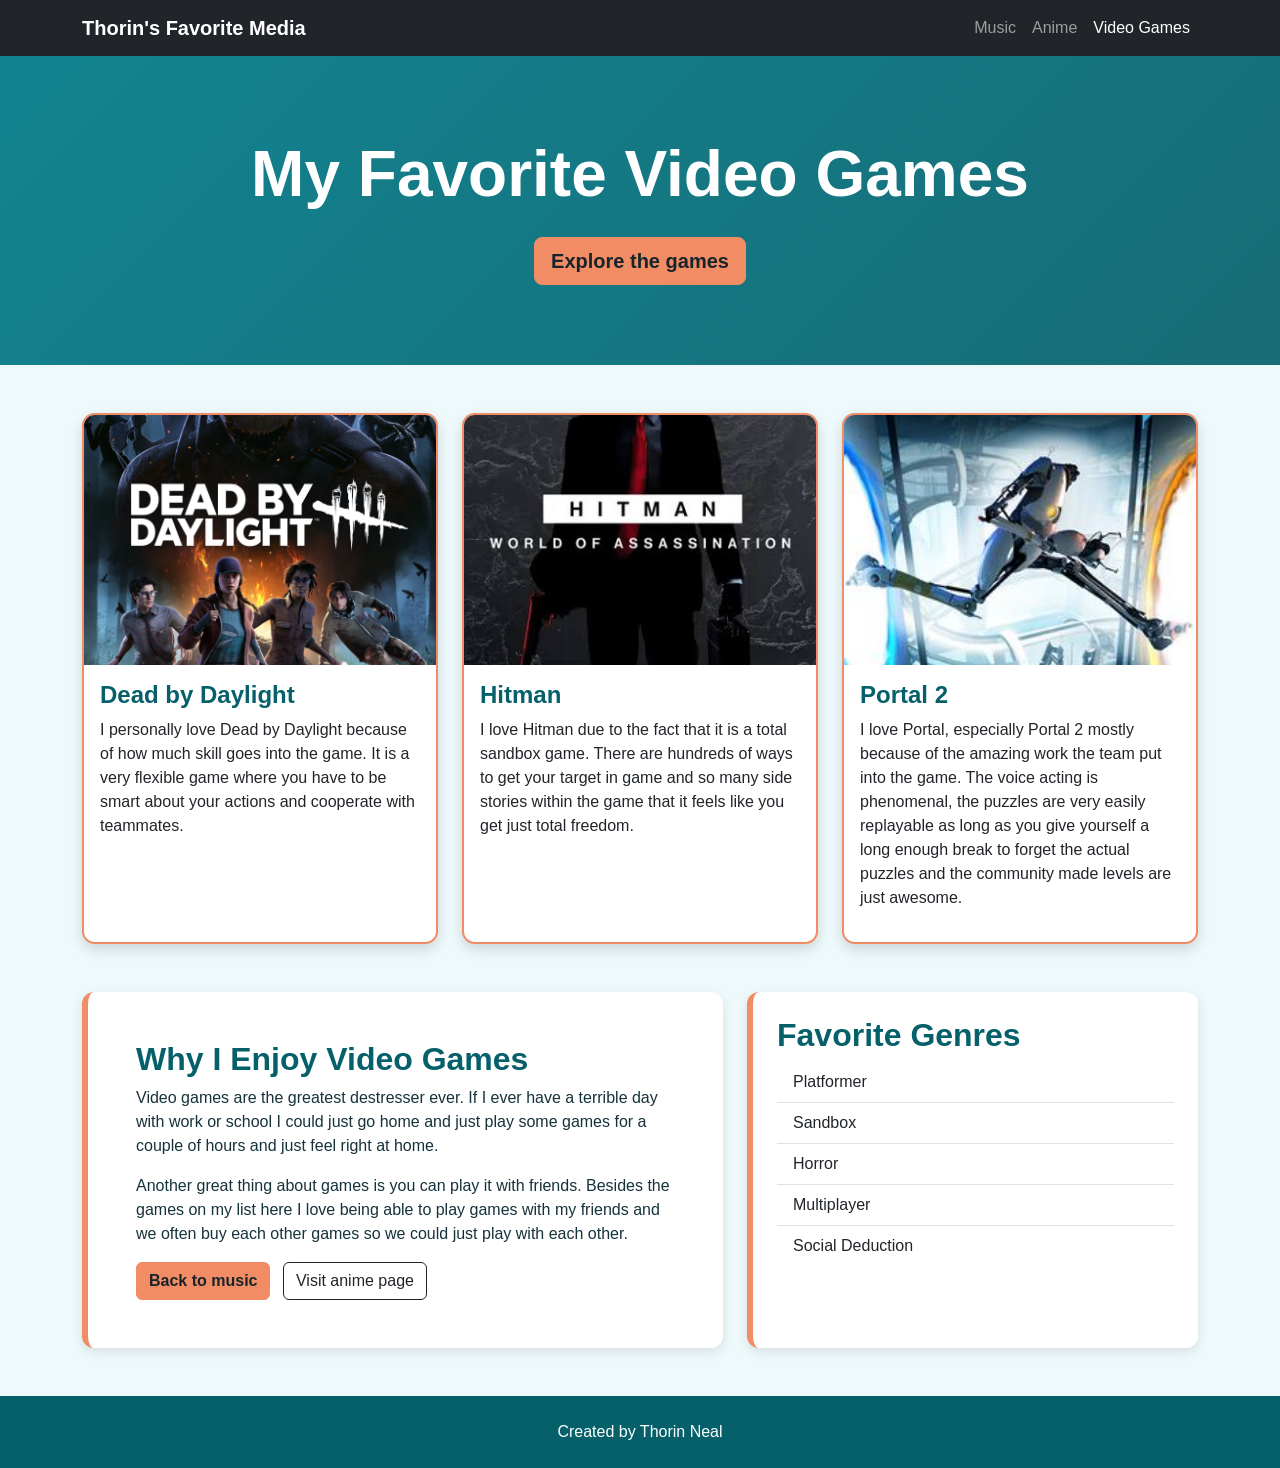
<file: games.html>
<!DOCTYPE html>
<html lang="en">
  <head>
    <meta charset="UTF-8" />
    <meta
      name="viewport"
      content="width=device-width, initial-scale=1"
    />
    <title>Games</title>

    <link
      href="https://cdn.jsdelivr.net/npm/bootstrap@5.3.3/dist/css/bootstrap.min.css"
      rel="stylesheet"
    />
    <link rel="stylesheet" href="styles.css" />
  </head>

  <body>
    <nav class="navbar navbar-expand-lg navbar-dark bg-dark sticky-top">
      <div class="container">
        <a class="navbar-brand" href="index.html">
          Thorin's Favorite Media
        </a>

        <button
          class="navbar-toggler"
          type="button"
          data-bs-toggle="collapse"
          data-bs-target="#mainNav"
        >
          <span class="navbar-toggler-icon"></span>
        </button>

        <div class="collapse navbar-collapse" id="mainNav">
          <div class="navbar-nav ms-auto">
            <a class="nav-link" href="index.html">Music</a>
            <a class="nav-link" href="anime.html">Anime</a>
            <a class="nav-link active" href="games.html">
              Video Games
            </a>
          </div>
        </div>
      </div>
    </nav>

    <header class="hero text-center">
      <div class="container">
        <h1 class="display-3">My Favorite Video Games</h1>

        <a class="btn btn-accent btn-lg mt-3" href="#cards">
          Explore the games
        </a>
      </div>
    </header>

    <main class="container py-5" id="cards">
      <div class="row g-4 mb-5">
        <div class="col-md-4">
          <article class="card media-card">
            <img
              src="dbd.jpg"
              alt="Dead by Daylight"
            />

            <div class="card-body">
              <h2 class="card-title h4">Dead by Daylight</h2>

              <p>
                I personally love Dead by Daylight because of how much skill
                goes into the game. It is a very flexible game where you have
                to be smart about your actions and cooperate with teammates.
              </p>
            </div>
          </article>
        </div>

        <div class="col-md-4">
          <article class="card media-card">
            <img
              src="hitman.jpg"
              alt="Hitman"
            />

            <div class="card-body">
              <h2 class="card-title h4">Hitman</h2>

              <p>
                I love Hitman due to the fact that it is a total sandbox game.
                There are hundreds of ways to get your target in game and so
                many side stories within the game that it feels like you get
                just total freedom.
              </p>
            </div>
          </article>
        </div>

        <div class="col-md-4">
          <article class="card media-card">
            <img
              src="portal.jpg"
              alt="Portal"
            />

            <div class="card-body">
              <h2 class="card-title h4">Portal 2</h2>

              <p>
                I love Portal, especially Portal 2 mostly because of the
                amazing work the team put into the game. The voice acting is
                phenomenal, the puzzles are very easily replayable as long as
                you give yourself a long enough break to forget the actual
                puzzles and the community made levels are just awesome.
              </p>
            </div>
          </article>
        </div>
      </div>

      <div class="row g-4">
        <div class="col-lg-7">
          <section class="about-panel p-4 p-md-5 h-100">
            <h2 class="section-title">
              Why I Enjoy Video Games
            </h2>

            <p>
              Video games are the greatest destresser ever. If I ever have a
              terrible day with work or school I could just go home and just
              play some games for a couple of hours and just feel right at
              home.
            </p>

            <p>
              Another great thing about games is you can play it with friends.
              Besides the games on my list here I love being able to play games
              with my friends and we often buy each other games so we could just
              play with each other.
            </p>

            <a class="btn btn-accent me-2" href="index.html">
              Back to music
            </a>

            <a class="btn btn-outline-dark" href="anime.html">
              Visit anime page
            </a>
          </section>
        </div>

        <div class="col-lg-5">
          <aside class="genre-panel p-4 h-100">
            <h2 class="section-title">Favorite Genres</h2>

            <ul class="list-group list-group-flush">
              <li class="list-group-item">Platformer</li>
              <li class="list-group-item">Sandbox</li>
              <li class="list-group-item">Horror</li>
              <li class="list-group-item">Multiplayer</li>
              <li class="list-group-item">Social Deduction</li>
            </ul>
          </aside>
        </div>
      </div>
    </main>

    <footer class="py-4 text-center">
      Created by Thorin Neal
    </footer>

    <script src="https://cdn.jsdelivr.net/npm/bootstrap@5.3.3/dist/js/bootstrap.bundle.min.js"></script>
  </body>
</html>
</file>
<file: styles.css>
:root{--teal:#087f8c;--teal-dark:#05606a;--orange:#f28c65;--cream:#eef9fb;--ink:#16323a}body{background:var(--cream);color:var(--ink);font-family:Arial,Helvetica,sans-serif}.navbar-brand{font-weight:700}.hero{background:linear-gradient(135deg,rgba(8,127,140,.96),rgba(5,96,106,.92));color:#fff;padding:5rem 0}.hero h1,.section-title{font-weight:800}.section-title{color:var(--teal-dark)}.media-card{border:2px solid var(--orange);border-radius:.8rem;box-shadow:0 .35rem .8rem rgba(0,0,0,.14);overflow:hidden;height:100%;background:#fff}.media-card>img{width:100%;height:250px;object-fit:cover}.media-card .card-title{color:var(--teal-dark);font-weight:700}.music-card audio{width:100%}.about-panel,.genre-panel{background:#fff;border-left:6px solid var(--orange);border-radius:.75rem;box-shadow:0 .25rem .7rem rgba(0,0,0,.1)}.btn-accent{background:var(--orange);border-color:var(--orange);color:#17242a;font-weight:700}.btn-accent:hover{background:#e87b50;border-color:#e87b50;color:#17242a}footer{background:var(--teal-dark);color:#fff}.gif-image{width:100%;height:auto!important;max-height:330px;object-fit:contain!important;background:#f8f9fa}@media(max-width:767px){.hero{padding:3rem 0}.media-card>img{height:220px}}
</file>
